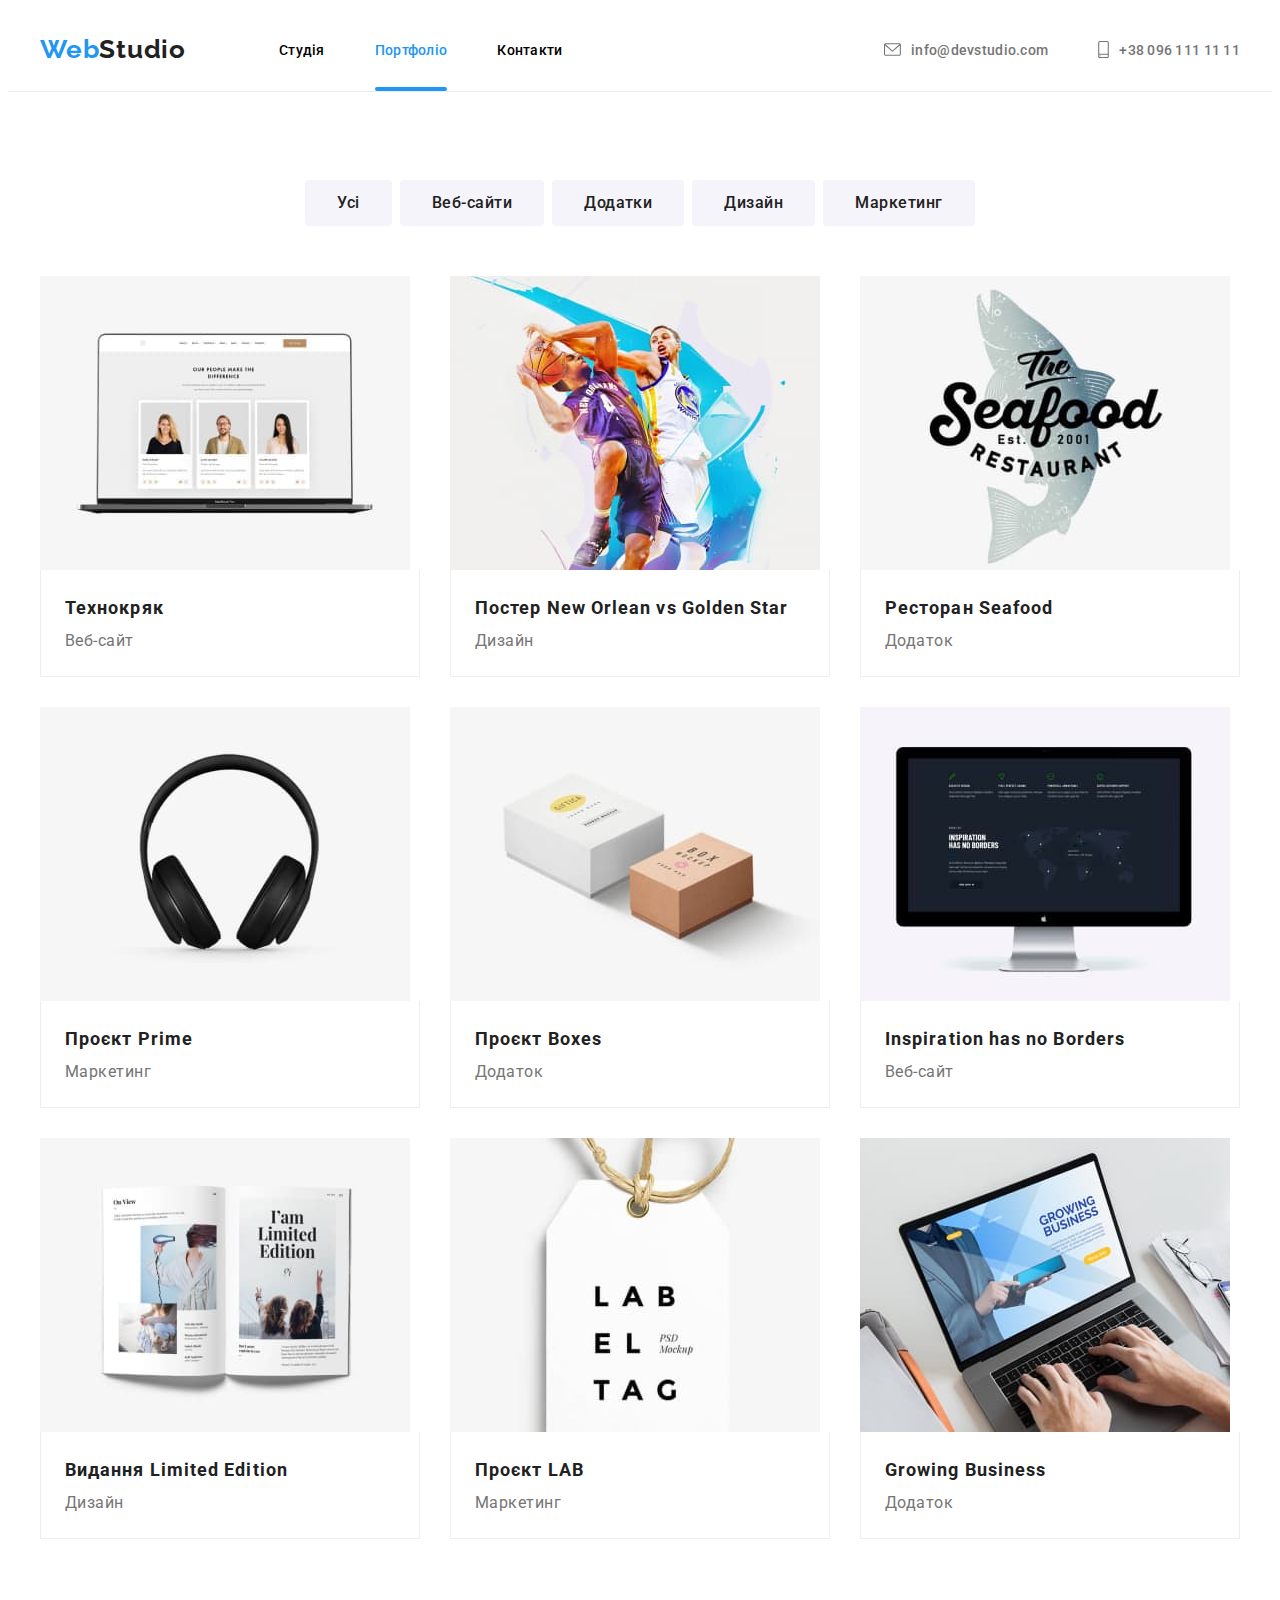
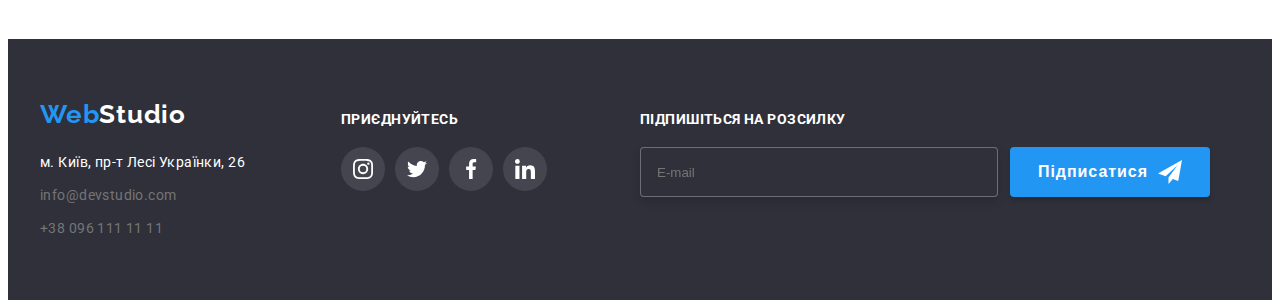
<file: portfolio.html>
<!DOCTYPE html>
<html lang="uk">
  <head>
    <meta charset="UTF-8" />
    <meta http-equiv="X-UA-Compatible" content="IE=edge" />
    <meta name="viewport" content="width=device-width, initial-scale=1.0" />
    <title>Document</title>
    <link rel="preconnect" href="https://fonts.googleapis.com" />
    <link rel="preconnect" href="https://fonts.gstatic.com" crossorigin />
    <link
      href="https://fonts.googleapis.com/css2?family=Raleway:wght@700&family=Roboto:wght@400;500;700;900&display=swap"
      rel="stylesheet"
    />
    <link
      rel="stylesheet"
      href="https://cdnjs.cloudflare.com/ajax/libs/modern-normalize/1.1.0/modern-normalize.min.css"
      integrity="sha512-wpPYUAdjBVSE4KJnH1VR1HeZfpl1ub8YT/NKx4PuQ5NmX2tKuGu6U/JRp5y+Y8XG2tV+wKQpNHVUX03MfMFn9Q=="
      crossorigin="anonymous"
      referrerpolicy="no-referrer"
    />
    <link rel="stylesheet" href="./css/styles.css" />
  </head>

  <body>
    <!-- Шапка сторінки -->
    <header class="header">
      <div class="header-container container">
        <!-- Лого -->
        <a href="" class="logo link"
          >Web<span class="logo-header link">Studio</span></a
        >
        <!-- Навігація на інші сторінки -->
        <ul class="nav-list list">
          <li class="nav-item">
            <a href="./index.html" class="nav-link link">Студія</a>
          </li>
          <li class="nav-item">
            <a href="./portfolio.html" class="nav-link link portfolio-open"
              >Портфоліо</a
            >
          </li>
          <li class="nav-item">
            <a href="" class="nav-link link">Контакти</a>
          </li>
        </ul>
        <!-- Посилання на соцмережі -->
        <nav class="contact-box">
          <ul class="contact-list list">
            <li class="contact-item">
              <a href="mailto:info@devstudio.com" class="contact-link link">
                <svg class="contact-list-icon" width="17" height="13">
                  <use href="./images/icons.svg#icon-envelope"></use>
                </svg>
                info@devstudio.com</a
              >
            </li>
            <li class="contact-item">
              <a href="tel:+380961111111" class="contact-link link">
                <svg class="contact-list-icon" width="11" height="17">
                  <use href="./images/icons.svg#icon-smartphone"></use>
                </svg>
                +38 096 111 11 11</a
              >
            </li>
          </ul>
        </nav>
      </div>
    </header>
    <!-- Унікальний контент сторінки -->
    <main class="portfolio">
      <section class="section-portfolio">
        <div class="portfolio-container container">
          <h1 hidden>Портфоліо</h1>
          <!-- Фільтри -->
          <div class="portfolio-container-btm">
            <ul class="section-portfolio-filter-list list">
              <li>
                <button
                  type="button"
                  class="section-portfolio-filter-btn hero-btn"
                >
                  Усі
                </button>
              </li>
              <li>
                <button
                  type="button"
                  class="section-portfolio-filter-btn hero-btn"
                >
                  Веб-сайти
                </button>
              </li>
              <li>
                <button
                  type="button"
                  class="section-portfolio-filter-btn hero-btn"
                >
                  Додатки
                </button>
              </li>
              <li>
                <button
                  type="button"
                  class="section-portfolio-filter-btn hero-btn"
                >
                  Дизайн
                </button>
              </li>
              <li>
                <button
                  type="button"
                  class="section-portfolio-filter-btn hero-btn"
                >
                  Маркетинг
                </button>
              </li>
            </ul>
          </div>
          <!-- Проекти -->
          <div class="project-list">
            <ul class="section-prtrolio-list list benefits-list">
              <li class="section-portfolio-item benefits-item">
                <a href="" class="link">
                  <div class="team-list-img-wrapper">
                    <img
                      class="photo-card"
                      src="./images/portfolio-1.jpg"
                      alt="Ноутбук"
                      width="370"
                      height="294"
                    />
                    <p class="overlay">
                      Ресурс пропонує комплексні пропозиції з різним рівнем
                      функціоналу та сервісів. Все це дозволить відвідувачу
                      отримати вичерпні відомості про компанію чи приватну
                      особу.
                    </p>
                  </div>
                  <div class="box-card">
                    <h2 class="section-portfolio-item-title list">Технокряк</h2>
                    <p class="section-portfolio-item-text list">Веб-сайт</p>
                  </div>
                </a>
              </li>
              <li class="section-portfolio-item benefits-item">
                <a href="" class="link">
                  <div class="team-list-img-wrapper">
                    <img
                      class="photo-card"
                      src="./images/portfolio-2.jpg"
                      alt="Баскетболісти"
                      width="370"
                      height="294"
                    />
                    <p class="overlay">
                      Ресурс пропонує комплексні пропозиції з різним рівнем
                      функціоналу та сервісів. Все це дозволить відвідувачу
                      отримати вичерпні відомості про компанію чи приватну
                      особу.
                    </p>
                  </div>
                  <div class="box-card">
                    <h2 class="section-portfolio-item-title list">
                      Постер New Orlean vs Golden Star
                    </h2>
                    <p class="section-portfolio-item-text list">Дизайн</p>
                  </div>
                </a>
              </li>
              <li class="section-portfolio-item benefits-item">
                <a href="" class="link">
                  <div class="team-list-img-wrapper">
                    <img
                      class="photo-card"
                      src="./images/portfolio-3.jpg"
                      alt="Риба"
                      width="370"
                      height="294"
                    />
                    <p class="overlay">
                      Ресурс пропонує комплексні пропозиції з різним рівнем
                      функціоналу та сервісів. Все це дозволить відвідувачу
                      отримати вичерпні відомості про компанію чи приватну
                      особу.
                    </p>
                  </div>
                  <div class="box-card">
                    <h2 class="section-portfolio-item-title list">
                      Ресторан Seafood
                    </h2>
                    <p class="section-portfolio-item-text list">Додаток</p>
                  </div>
                </a>
              </li>
              <li class="section-portfolio-item benefits-item">
                <a href="" class="link">
                  <div class="team-list-img-wrapper">
                    <img
                      class="photo-card"
                      src="./images/portfolio-4.jpg"
                      alt="Навушники"
                      width="370"
                      height="294"
                    />
                    <p class="overlay">
                      Ресурс пропонує комплексні пропозиції з різним рівнем
                      функціоналу та сервісів. Все це дозволить відвідувачу
                      отримати вичерпні відомості про компанію чи приватну
                      особу.
                    </p>
                  </div>
                  <div class="box-card">
                    <h2 class="section-portfolio-item-title list">
                      Проєкт Prime
                    </h2>
                    <p class="section-portfolio-item-text list">Маркетинг</p>
                  </div>
                </a>
              </li>
              <li class="section-portfolio-item benefits-item">
                <a href="" class="link">
                  <div class="team-list-img-wrapper">
                    <img
                      class="photo-card"
                      src="./images/portfolio-5.jpg"
                      alt="Коробки"
                      width="370"
                      height="294"
                    />
                    <p class="overlay">
                      Ресурс пропонує комплексні пропозиції з різним рівнем
                      функціоналу та сервісів. Все це дозволить відвідувачу
                      отримати вичерпні відомості про компанію чи приватну
                      особу.
                    </p>
                  </div>
                  <div class="box-card">
                    <h2 class="section-portfolio-item-title list">
                      Проєкт Boxes
                    </h2>
                    <p class="section-portfolio-item-text list">Додаток</p>
                  </div>
                </a>
              </li>
              <li class="section-portfolio-item benefits-item">
                <a href="" class="link">
                  <div class="team-list-img-wrapper">
                    <img
                      class="photo-card"
                      src="./images/portfolio-6.jpg"
                      alt="Монітор"
                      width="370"
                      height="294"
                    />
                    <p class="overlay">
                      Ресурс пропонує комплексні пропозиції з різним рівнем
                      функціоналу та сервісів. Все це дозволить відвідувачу
                      отримати вичерпні відомості про компанію чи приватну
                      особу.
                    </p>
                  </div>
                  <div class="box-card">
                    <h2 class="section-portfolio-item-title list" lang="en">
                      Inspiration has no Borders
                    </h2>
                    <p class="section-portfolio-item-text list">Веб-сайт</p>
                  </div>
                </a>
              </li>
              <li class="section-portfolio-item benefits-item">
                <a href="" class="link">
                  <div class="team-list-img-wrapper">
                    <img
                      class="photo-card"
                      src="./images/portfolio-7.jpg"
                      alt="Книга"
                      width="370"
                      height="294"
                    />
                    <p class="overlay">
                      Ресурс пропонує комплексні пропозиції з різним рівнем
                      функціоналу та сервісів. Все це дозволить відвідувачу
                      отримати вичерпні відомості про компанію чи приватну
                      особу.
                    </p>
                  </div>
                  <div class="box-card">
                    <h2 class="section-portfolio-item-title list">
                      Видання Limited Edition
                    </h2>
                    <p class="section-portfolio-item-text list">Дизайн</p>
                  </div>
                </a>
              </li>
              <li class="section-portfolio-item benefits-item">
                <a href="" class="link">
                  <div class="team-list-img-wrapper">
                    <img
                      class="photo-card"
                      src="./images/portfolio-8.jpg"
                      alt="Бренд-бейдж"
                      width="370"
                      height="294"
                    />
                    <p class="overlay">
                      Ресурс пропонує комплексні пропозиції з різним рівнем
                      функціоналу та сервісів. Все це дозволить відвідувачу
                      отримати вичерпні відомості про компанію чи приватну
                      особу.
                    </p>
                  </div>
                  <div class="box-card">
                    <h2 class="section-portfolio-item-title list">
                      Проєкт LAB
                    </h2>
                    <p class="section-portfolio-item-text list">Маркетинг</p>
                  </div>
                </a>
              </li>
              <li class="section-portfolio-item benefits-item">
                <a href="" class="link">
                  <div class="team-list-img-wrapper">
                    <img
                      class="photo-card"
                      src="./images/portfolio-9.jpg"
                      alt="Руки-на-ноутбуку"
                      width="370"
                      height="294"
                    />
                    <p class="overlay">
                      Ресурс пропонує комплексні пропозиції з різним рівнем
                      функціоналу та сервісів. Все це дозволить відвідувачу
                      отримати вичерпні відомості про компанію чи приватну
                      особу.
                    </p>
                  </div>
                  <div class="box-card">
                    <h2 class="section-portfolio-item-title list" lang="en">
                      Growing Business
                    </h2>
                    <p class="section-portfolio-item-text list">Додаток</p>
                  </div>
                </a>
              </li>
            </ul>
          </div>
        </div>
      </section>
    </main>
    <!-- Підвал сторінки -->
    <footer class="footer">
      <div class="footer-container container">
        <div class="footer-box">
          <!-- Лого -->
          <div class="footer-logo-box">
            <a href="" class="footer-logo-web link"
              >Web<span class="footer-logo link">Studio</span></a
            >
          </div>
          <!-- Посилання на соцмережі -->
          <address>
            <ul class="footer-contact-list list">
              <li class="footer-contact-item">
                <a
                  href="https://goo.gl/maps/GqEPKBrEEfUFuKy69"
                  target="_blank"
                  rel="noopener noreferrer nofollow"
                  class="footer-contact-adress link"
                >
                  м. Київ, пр-т Лесі Українки, 26</a
                >
              </li>
              <li class="footer-contact-item">
                <a
                  href="mailto:info@devstudio.com"
                  class="footer-contact-link link"
                  >info@devstudio.com</a
                >
              </li>
              <li class="footer-contact-item">
                <a href="tel:+380961111111" class="footer-contact-link link"
                  >+38 096 111 11 11</a
                >
              </li>
            </ul>
          </address>
        </div>
        <div class="footer-link-box">
          <h2 class="footer-link-title">Приєднуйтесь</h2>
          <ul class="footer-socials list">
            <li class="socials-footer-item icon-footer with-bg-footer">
              <a
                class="socials-link-foooter link"
                href="https://instagram.com"
                target="_blank"
                rel="noopener noreferrer"
                aria-label="instagram icon"
              >
                <svg class="footer-list-icon" width="20" height="20">
                  <use href="./images/icons.svg#icon-instagram"></use>
                </svg>
              </a>
            </li>
            <li class="socials-footer-item icon-footer with-bg-footer">
              <a
                class="socials-link-foooter link"
                href="https:twitter//.com"
                target="_blank"
                rel="noopener noreferrer"
                aria-label="twitter icon"
              >
                <svg class="footer-list-icon" width="20" height="20">
                  <use href="./images/icons.svg#icon-twitter"></use>
                </svg>
              </a>
            </li>
            <li class="socials-footer-item icon-footer with-bg-footer">
              <a
                class="socials-link-foooter link"
                href="https://facebook.com"
                target="_blank"
                rel="noopener noreferrer"
                aria-label="facebook icon"
              >
                <svg class="footer-list-icon" width="20" height="20">
                  <use href="./images/icons.svg#icon-facebook"></use>
                </svg>
              </a>
            </li>
            <li class="socials-footer-item icon-footer with-bg-footer">
              <a
                class="socials-link-foooter link"
                href="https://linkedin.com"
                target="_blank"
                rel="noopener noreferrer"
                aria-label="linkedin icon"
              >
                <svg class="footer-list-icon" width="20" height="20">
                  <use href="./images/icons.svg#icon-linkedin"></use>
                </svg>
              </a>
            </li>
          </ul>
        </div>
        <!--Підпишіться на розсилку-->
        <form class="footer-following-box">
          <h2 class="footer-following-title">Підпишіться на розсилку</h2>
          <div class="footer-form-field">
            <label for="mail"></label>
            <input type="email" name="mail" id="mail" placeholder="E-mail" />

            <button type="button" class="footer-following-btn">
              Підписатися
              <svg class="footer-btn-icon" width="24" height="24">
                <use href="./images/icons.svg#icon-icon-tg"></use>
              </svg>
            </button>
          </div>
        </form>
      </div>
    </footer>
    <script src="./js/modal.js"></script>
  </body>
</html>
</file>
<file: css/styles.css>
body {
  font-family: "Roboto", "sans-serif";
  font-style: normal;
  background-color: var(--background-color);
}

/*-- reset start --*/
:root {
  --brand-color: #212121;
  --gray-color: #757575;
  --blue-color: #2196f3;
  --gray-btn-colot: #f5f4fa;
  --background-color: #ffffff;
  --background-footer: #2f303a;
  --border-color: #eeeeee;
  --icon-gray: #afb1b8;
  --background-color-grey: rgba(255, 255, 255, 0.1);
  --background-color-blue: rgba(33, 150, 243, 0.9);
  --background-color-dark-grey: rgba(47, 48, 58, 0.8);
  --items: 3;
  --items-4: 4;
  --items-5: 5;
  --indent: 30px;
  --indent-8: 8px;
  --indent-50: 50px;
  --items-6: 6;
}

h1,
h2,
h3,
h4,
h5,
h6,
p {
  margin: 0px;
}

img {
  display: block;
}

.link {
  text-decoration: none;
  color: currentColor;
}

.list {
  list-style: none;
  margin: 0px;
  padding: 0px;
}

.border-box {
  box-sizing: border-box;
}

/*-- reset end --*/

/*-- Containers start--*/

.container {
  width: 1200px;
  padding-right: 15px;
  padding-left: 15px;
  margin-right: auto;
  margin-left: auto;
}

.header-container {
  display: flex;
  align-items: center;
}

.hero-container {
  display: block;
  text-align: center;
  margin: 0 auto;
}

.what-we-do-container {
}

.portfolio-container {
}
.portfolio-container-btm {
  display: flex;
  justify-content: center;
  margin-bottom: 50px;
}

.footer-container {
  display: flex;
  padding-top: 60px;
  padding-bottom: 60px;
}
/*-- Containers end--*/

/*-- Шапка сторінки -*/
.header {
  background-color: var(--background-color);
  border-bottom: 1px solid #ececec;
}

/*-- Лого --*/
.logo {
  font-family: "Raleway";
  font-weight: 700;
  font-size: 26px;
  line-height: calc(31 / 26);
  letter-spacing: 0.03em;
  color: var(--blue-color);
  margin-right: 93px;
}

.logo-header {
  color: var(--brand-color);
}

/*-- Навігація на інші сторінки --*/
.contact-box {
  margin-left: auto;
  align-self: center;
}

.nav-list-box {
  display: flex;
  align-items: center;
  flex-wrap: wrap;
  gap: 50px;
}
.nav-list {
  display: flex;
  align-items: center;
  flex-wrap: wrap;
  gap: 50px;
}

.studia-open {
  position: relative;
  color: var(--blue-color);
}
.studia-open::after {
  content: "";
  width: 100%;
  left: 0;
  height: 4px;
  bottom: 0;
  background: var(--blue-color);
  border-radius: 2px;
  position: absolute;
}

.portfolio-open {
  position: relative;
  color: var(--blue-color);
}

.portfolio-open::after {
  content: "";
  width: 100%;
  left: 0;
  height: 4px;
  bottom: 0;
  background: var(--blue-color);
  border-radius: 2px;
  position: absolute;
}

.nav-item {
}

.nav-item::after {
}
.nav-link {
  display: block;
  padding-top: 33px;
  padding-bottom: 33px;
  font-weight: 500;
  font-size: 14px;
  line-height: calc(16 / 14);
  letter-spacing: 0.02em;

  transition-property: color;
  transition-duration: 250ms;
  transition-timing-function: cubic-bezier(0.4, 0, 0.2, 1);
}

.nav-link:hover,
.nav-link:focus {
  color: var(--blue-color);
}

/*-- Посилання на соцмережі --*/

.contact-list {
  margin-right: auto;
  display: flex;
  gap: 50px;
  align-items: center;
}

.contact-item {
  display: flex;
  flex-direction: row;
  align-items: center;
  transition-duration: 250ms;
}

.contact-link {
  display: flex;
  padding-top: 33px;
  padding-bottom: 33px;
  font-weight: 500;
  font-size: 14px;
  line-height: calc(16 / 14);
  letter-spacing: 0.02em;
  color: var(--gray-color);
  align-items: center;
  transition-property: color;
  transition-duration: 250ms;
  transition-timing-function: cubic-bezier(0.4, 0, 0.2, 1);
}

.contact-link:hover,
.contact-link:focus {
  color: var(--blue-color);
}

.contact-icon-block {
  align-items: baseline;
}

.contact-list-icon {
  fill: var(--gray-color);
  margin-right: 10px;
  align-items: center;
  transition-property: color;
  transition-duration: 250ms;
  transition-timing-function: cubic-bezier(0.4, 0, 0.2, 1);
}
.contact-item:hover .contact-list-icon,
.contact-item:focus .contact-list-icon {
  fill: rgba(33, 150, 243, 1);
}

/*-- Головна Сторінки--*/

/*-- Шапка --*/

.section {
  padding-top: 94px;
  padding-bottom: 94px;
}

.project-list {
  display: flex;
  flex-wrap: wrap;
  gap: 30px;
}

.project-item {
  flex-basis: calc((100% - var(--indent) * (var(--items) - 1)) / var(--items));
}

.benefits-list {
  display: flex;
  flex-wrap: wrap;
  gap: var(--indent);
}
.benefits-item {
  flex-basis: calc((100% - var(--indent) * (var(--items) - 1)) / var(--items));
}

.box-items {
  flex-basis: calc(
    (100% - var(--indent) * (var(--items-4) - 1)) / var(--items-4)
  );
}

.header-background {
  padding-top: 200px;
  padding-bottom: 200px;
}

.hero {
  background: rgba(196, 196, 196, 1);
  background-image: linear-gradient(
      rgba(47, 48, 58, 0.4),
      rgba(47, 48, 58, 0.4)
    ),
    url(../images/back-ground-photo.jpg);

  background-repeat: no-repeat;
  background-position: center;
  background-size: cover;
  max-width: 1600px;
  height: 600px;
  margin-left: auto;
  margin-right: auto;
}

.hero-title {
  display: block;

  margin: 0 auto;
  width: 696px;
  font-weight: 900;
  font-size: 44px;
  line-height: calc(60 / 44);
  letter-spacing: 0.06em;
  text-transform: uppercase;
  color: var(--background-color);
  margin-bottom: 30px;
}

.hero-btn {
  align-items: baseline;
  font-weight: 700;
  font-size: 16px;
  line-height: calc(30 / 16);
  letter-spacing: 0.06em;
  padding: 10px 32px;
  color: var(--background-color);
  background-color: var(--blue-color);
  border: 0px;
  border-radius: 4px;
  cursor: pointer;
  box-shadow: 0px 4px 4px rgba(0, 0, 0, 0.15);
}

/*-- Особливості --*/
.features {
}

.section-features-list {
  display: flex;
  align-items: flex-start;
}

.about-right-side {
  width: 1170px;
}

.advantage-icon-block {
  width: 270px;
  height: 120px;
  background: #f5f4fa;
  border-radius: 4px;
  display: flex;
  justify-content: center;
  align-items: center;
  margin-bottom: 30px;
}

.advantage-list-icon {
  background-position: center;
}

.icon {
}

.section-features-item {
}
.section-features-list-titel {
  font-size: 14px;
  line-height: calc(16 / 14);
  letter-spacing: 0.03em;
  text-transform: uppercase;
}

.section-features-list-text {
  font-size: 14px;
  line-height: calc(24 / 14);
  letter-spacing: 0.03em;
  color: var(--gray-color);
}

/*-- Чим ми займаємося --*/
.section-what-we-do {
  padding-bottom: 94px;
}

.section-titel {
  font-size: 36px;
  margin-bottom: 50px;
  text-align: center;
  line-height: calc(42 / 36);
  letter-spacing: 0.03em;
}

.section-what-we-do-title {
}

.section-what-we-do-list {
}

.section-what-we-do-item {
  position: relative;
  overflow: hidden;
}

.overlay {
  display: flex;
  position: absolute;
  justify-content: center;
  align-items: center;
  width: 322px;
  letter-spacing: 0.03em;
  top: 0;
  left: 0;
  width: 100%;
  height: 100%;
  color: rgb(255, 255, 255);
  padding: 20px;
  background-color: var(--background-color-blue);
  overflow: auto;
  transform: translateY(100%);
  transition: transform 250ms linear;
}

/*-- Наша команда --*/
.section-our-team {
  background: var(--gray-btn-colot);
}

.section-our-team-titel {
}

.section-our-team-list {
}

.photo {
  margin-bottom: 30px;
}
.for-box {
  margin-top: 30px;
  margin-bottom: 30px;
  margin-left: 70px;
  margin-right: 70px;
}
.section-our-team-item {
  background: var(--background-color);
  box-shadow: 0px 1px 3px rgba(0, 0, 0, 0.12), 0px 1px 1px rgba(0, 0, 0, 0.14),
    0px 2px 1px rgba(0, 0, 0, 0.2);
  border-radius: 0px 0px 4px 4px;
}

.section-our-team-name {
  margin-bottom: 10px;
  font-weight: 500;
  font-size: 16px;
  line-height: calc(19 / 16);
  text-align: center;
  letter-spacing: 0.03em;
}

.section-our-team-position {
  font-size: 16px;
  line-height: calc(19 / 16);
  text-align: center;
  letter-spacing: 0.03em;
  color: var(--gray-color);
}

.socials {
  /*--outline: 1px solid blue;--*/
  background-position: center;
  display: flex;
  flex-direction: row;
  justify-content: space-evenly;
  align-items: baseline;
  margin-top: 16px;
  margin-bottom: 30px;
  margin-left: 32px;
  margin-right: 32px;
}

.socials-item {
  background-position: center;
}

.socials-link {
  width: 100%;
  height: 100%;
  display: flex;
  justify-content: center;
  align-items: center;
  border-radius: 50%;
  background-color: transparent;
  color: var(--icon-gray);
  transition-property: color, background-color;
  transition-duration: 250ms;
  transition-timing-function: cubic-bezier(0.4, 0, 0.2, 1);
}

.our-team-list-icon {
  fill: currentColor;
  width: 20px;
  height: 20px;
}

.icon {
  height: 44px;
  width: 44px;
  transition-duration: 250ms;
}

.icon.with-bg {
}

.socials-link:hover,
.socials-link:focus {
  color: var(--background-color);
  background-color: var(--blue-color);
}
/*-- Наші клієнти --*/

.section-our-clients {
}

.section-our-clients-title {
}
.section-our-clients-list {
  display: flex;
  flex-direction: row;
  justify-content: space-evenly;
}
.section-our-clients-item {
  background-position: center;
}
.advantage-clients-link:hover,
:focus {
  border: 1px solid rgba(33, 150, 243, 1);
  border-radius: 4px;
  transition-duration: 250ms;
}

.advantage-clients-link {
  flex-basis: calc(
    (100% - var(--indent) * (var(--items-6) - 1)) / var(--items-6)
  );
  width: 170px;
  height: 92px;

  display: flex;
  flex-direction: row;
  justify-content: space-evenly;
  align-items: center;
  border: 1px solid #afb1b8;
  border-radius: 4px;
  transition-property: color;
  transition-duration: 250ms;
  transition-timing-function: cubic-bezier(0.4, 0, 0.2, 1);
}
.advantage-clients-list-icon {
  fill: rgba(175, 177, 184, 1);
  transition-property: color;
  transition-duration: 250ms;

  transition-timing-function: cubic-bezier(0.4, 0, 0.2, 1);
}

.advantage-clients-link:hover .advantage-clients-list-icon,
.advantage-clients-link:focus .advantage-clients-list-icon {
  fill: rgba(33, 150, 243, 1);
  transition-duration: 250ms;
}
/*-- Підвал сторінки --*/
.footer {
  background: var(--background-footer);
  display: flex;
  margin-left: auto;
  margin-right: auto;
}

.footer-logo-box {
  margin-bottom: 20px;
}
.footer-logo-web {
  font-family: "Raleway";
  font-weight: 700;
  font-size: 26px;
  line-height: calc(31 / 26);
  letter-spacing: 0.03em;
  color: var(--blue-color);
}

.footer-logo {
  color: var(--background-color);
}

.footer-info {
}
.footer-contact-list {
  width: 213px;
  display: block;
  margin-right: 70px;
}

.footer-contact-item {
  margin-bottom: 9px;
}

.footer-contact-item:last-child {
  margin-bottom: 0px;
}
.footer-contact-adress {
  font-style: normal;
  font-size: 14px;
  line-height: calc(24 / 14);
  letter-spacing: 0.03em;
  color: var(--background-color);
  transition-property: color;
  transition-duration: 250ms;
  transition-timing-function: cubic-bezier(0.4, 0, 0.2, 1);
}

.footer-contact-adress:hover,
:focus {
  color: var(--blue-color);
}

.footer-contact-link {
  font-style: normal;
  font-size: 14px;
  line-height: calc(24 / 14);
  letter-spacing: 0.03em;
  color: var(--gray-color);
  transition-property: color;
  transition-duration: 250ms;
  transition-timing-function: cubic-bezier(0.4, 0, 0.2, 1);
}

.footer-contact-link:hover,
:focus {
  color: var(--blue-color);
}
.footer-link-box {
  background-position: center;
  display: block;
  flex-direction: row;
  align-items: baseline;
  padding-top: 12px;
  height: 80px;
  width: 206px;
  margin-right: 93px;
}
.footer-link-title {
  font-size: 14px;
  line-height: calc(16 / 14);
  letter-spacing: 0.03em;
  text-transform: uppercase;
  color: var(--background-color);
  margin-bottom: 20px;
}
.footer-socials {
  background-position: center;
  display: flex;
  flex-direction: row;
  justify-content: space-between;
  align-items: baseline;
}

.socials-footer-item {
  background-position: center;
}

.socials-link-foooter {
  width: 100%;
  height: 100%;
  display: flex;
  justify-content: center;
  align-items: center;

  border-radius: 50%;
  background-color: var(--background-color-grey);
  color: var(--background-color);
  transition-property: background-color;
  transition-duration: 250ms;
  transition-timing-function: cubic-bezier(0.4, 0, 0.2, 1);
}

.footer-list-icon {
  fill: currentColor;
  width: 20px;
  height: 20px;
}

.icon-footer {
  height: 44px;
  width: 44px;
  transition-duration: 250ms;
}
.with-bg-footer {
}

.with-bg-footer.icon-footer {
}
.socials-link-foooter:hover,
.socials-link-foooter:focus {
  background-color: var(--blue-color);
}

.footer-following-box {
  background-position: center;
  display: block;
  flex-direction: row;
  align-items: baseline;
  padding-top: 12px;
  width: 570px;
  height: 86px;
}

.footer-following-title {
}
.footer-form-field {
  display: flex;
  margin: 0;
}

.footer-form-field label {
}

.footer-form-field input {
  width: 358px;
  margin: 0;
  padding-top: 15px;
  padding-bottom: 15px;
  padding-left: 16px;
  border: 1px solid rgba(255, 255, 255, 0.3);
  filter: drop-shadow(0px 4px 4px rgba(0, 0, 0, 0.15));
  border-radius: 4px;
  background: rgba(47, 48, 58, 1);
  margin-right: 12px;
}

.footer-following-btn {
  display: flex;
  align-items: center;
  font-weight: 700;
  font-size: 16px;
  line-height: calc(30 / 16);
  letter-spacing: 0.06em;
  padding: 10px 28px;
  color: var(--background-color);
  background-color: var(--blue-color);
  border: 0px;
  border-radius: 4px;
  cursor: pointer;
  box-shadow: 0px 4px 4px rgba(0, 0, 0, 0.15);
  gap: 10px;
}

.footer-btn-icon {
  color: currentColor;
  fill: var(--background-color);
}
/*-- Портфоліо --*/

.team-list-img-wrapper {
  position: relative;
  overflow: hidden;
}
.overlay {
  display: flex;
  position: absolute;
  justify-content: center;
  align-items: center;
  width: 322px;
  letter-spacing: 0.03em;

  top: 0;
  left: 0;
  width: 100%;
  height: 100%;
  color: rgb(255, 255, 255);
  padding: 20px;
  background-color: var(--background-color-blue);
  overflow: auto;
  transform: translateY(100%);
  transition: transform 250ms linear;
}

.section-portfolio-item :hover .overlay,
.section-portfolio-item :focus .overlay {
  transform: translateY(0%);
}

/*-- висувна інфа --*/

.portfolio {
}

.section-portfolio {
  padding-top: 88px;
  padding-bottom: 100px;
}

/*-- Фільтри --*/
.section-portfolio-filter-list {
  display: inline-flex;
  align-self: center;
  gap: var(--indent-8);
}

.section-portfolio-filter-btn {
  font-family: "Roboto";
  font-weight: 500;
  font-size: 16px;
  line-height: calc(26 / 16);
  letter-spacing: 0.03em;
  color: var(--brand-color);
  background: var(--gray-btn-colot);
  border-radius: 4px;
  cursor: pointer;
  box-shadow: none;
  flex-basis: calc(
    (100% - var(--indent-8) * (var(--items-5) - 1)) / var(--items-5)
  );
  transition-property: color;
  transition-duration: 250ms;
  transition-timing-function: cubic-bezier(0.4, 0, 0.2, 1);
}

.section-portfolio-filter-btn:hover,
:focus {
  background: var(--blue-color);
  color: var(--background-color);
  box-shadow: 0px 3px 1px rgba(0, 0, 0, 0.1), 0px 1px 2px rgba(0, 0, 0, 0.08),
    0px 2px 2px rgba(0, 0, 0, 0.12);
}

/*-- Проекти --*/

.box-card {
  padding-top: 20px;
  padding-bottom: 20px;
  padding-left: 24px;
  border-bottom: 1px solid var(--border-color);
  border-left: 1px solid var(--border-color);
  border-right: 1px solid var(--border-color);
}

.section-portfolio-list {
}
.section-portfolio-item {
  box-sizing: border-box;
  width: 370px;
  background: var(--background-color);
  transition-property: 0px 1px 1px rgba(0, 0, 0, 0.12),
    0px 4px 4px rgba(0, 0, 0, 0.06), 1px 4px 6px rgba(0, 0, 0, 0.16);
  transition-duration: 250ms;
  transition-timing-function: cubic-bezier(0.4, 0, 0.2, 1);
}

.photo-card::before {
  display: inline-block;
  content: "";
  width: 50%;
  height: 50%;
  background-color: orange;
}

.section-portfolio-item:hover,
:focus {
  box-shadow: 0px 1px 1px rgba(0, 0, 0, 0.12), 0px 4px 4px rgba(0, 0, 0, 0.06),
    1px 4px 6px rgba(0, 0, 0, 0.16);
}
.section-portfolio-item-title {
  font-size: 18px;
  line-height: calc(36 / 18);
  letter-spacing: 0.06em;
  color: var(--brand-color);
}

.section-portfolio-item-text {
  font-size: 16px;
  line-height: calc(30 / 16);
  letter-spacing: 0.03em;
  color: var(--gray-color);
}

.footer-box {
  width: 231px;
  margin-right: 70px;
}
.foter-link-box {
}

.footer-link-title,
.footer-following-title {
  font-weight: 700;
  font-size: 14px;
  line-height: 16px;
  letter-spacing: 0.03em;
  text-transform: uppercase;

  color: var(--background-color);
  margin-bottom: 20px;
}

.footer-socials {
  background-position: center;
  display: flex;
  flex-direction: row;
  justify-content: space-evenly;
  align-items: baseline;
  gap: 10px;
}
</file>
